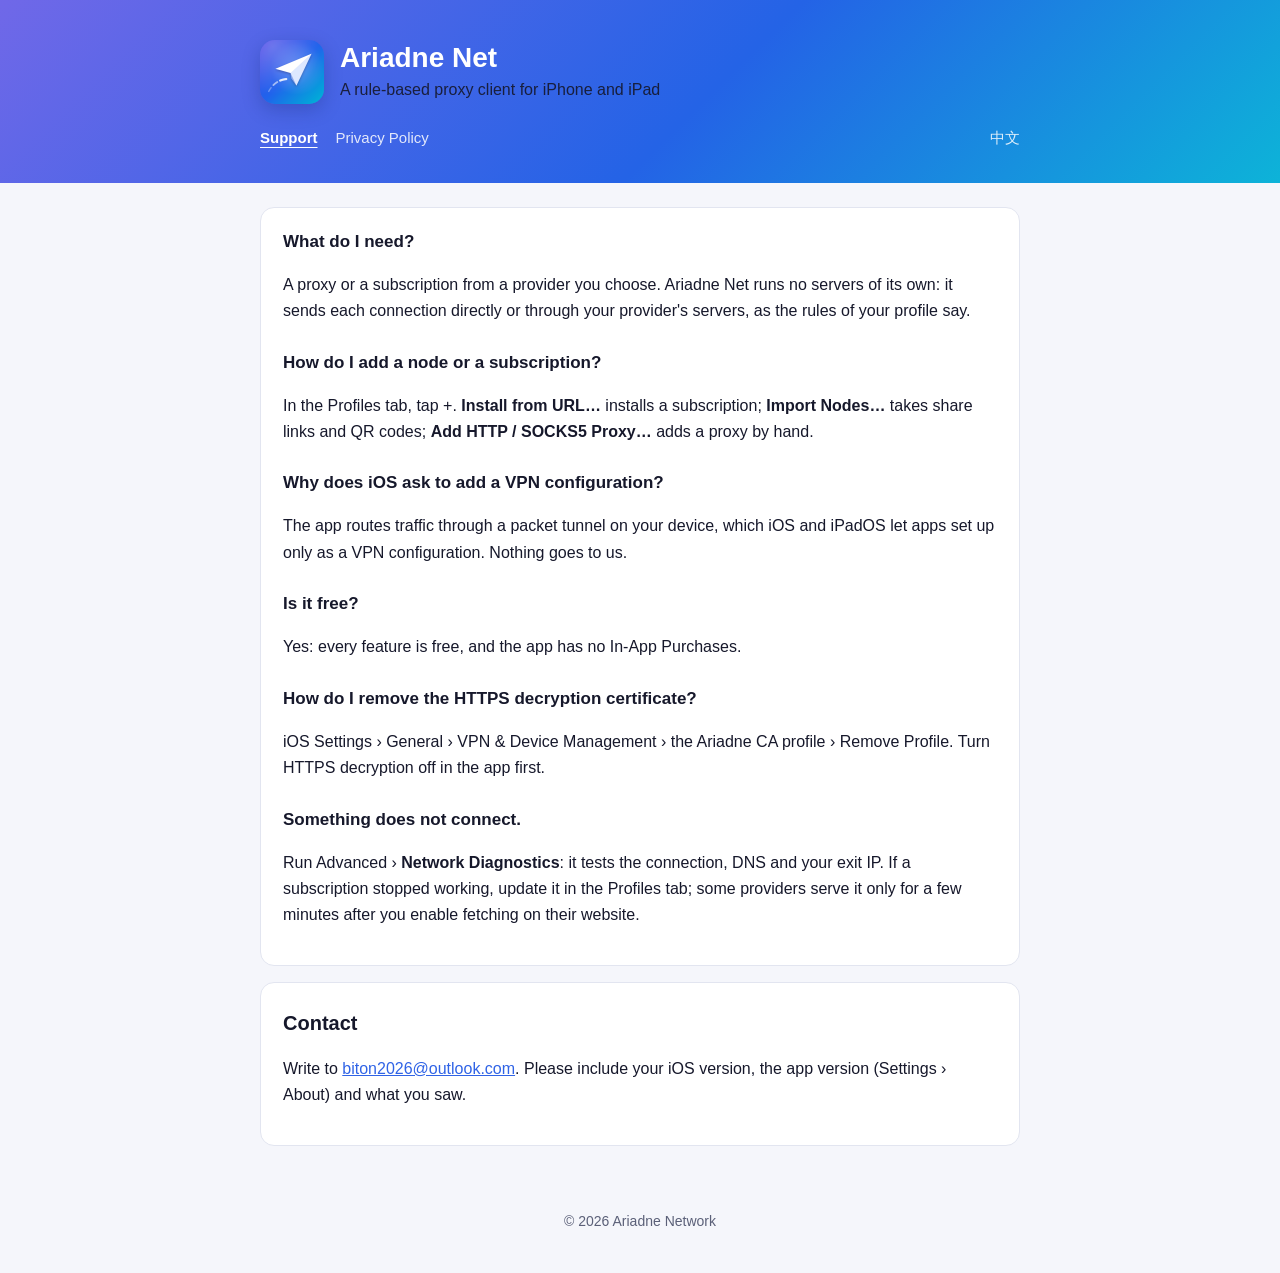
<file: index.html>
<!doctype html>
<html lang="en">
<head>
<meta charset="utf-8">
<meta name="viewport" content="width=device-width, initial-scale=1">
<title>Ariadne Net Support</title>
<meta name="description" content="Help and contact for Ariadne Net, a rule-based proxy client for iPhone and iPad.">
<link rel="icon" href="icon.png">
<link rel="stylesheet" href="style.css">
</head>
<body>
<header><div class="wrap">
  <div class="brand"><img src="icon.png" alt=""><div><h1>Ariadne Net</h1><p>A rule-based proxy client for iPhone and iPad</p></div></div>
  <nav><a href="" aria-current="page">Support</a><a href="privacy/">Privacy Policy</a><a class="lang" href="zh/">中文</a></nav>
</div></header>
<main><div class="wrap">
<section class="card">
<h3>What do I need?</h3>
<p>A proxy or a subscription from a provider you choose. Ariadne Net runs no servers of its own: it sends each connection directly or through your provider's servers, as the rules of your profile say.</p>
<h3>How do I add a node or a subscription?</h3>
<p>In the Profiles tab, tap +. <b>Install from URL…</b> installs a subscription; <b>Import Nodes…</b> takes share links and QR codes; <b>Add HTTP / SOCKS5 Proxy…</b> adds a proxy by hand.</p>
<h3>Why does iOS ask to add a VPN configuration?</h3>
<p>The app routes traffic through a packet tunnel on your device, which iOS and iPadOS let apps set up only as a VPN configuration. Nothing goes to us.</p>
<h3>Is it free?</h3>
<p>Yes: every feature is free, and the app has no In-App Purchases.</p>
<h3>How do I remove the HTTPS decryption certificate?</h3>
<p>iOS Settings › General › VPN &amp; Device Management › the Ariadne CA profile › Remove Profile. Turn HTTPS decryption off in the app first.</p>
<h3>Something does not connect.</h3>
<p>Run Advanced › <b>Network Diagnostics</b>: it tests the connection, DNS and your exit IP. If a subscription stopped working, update it in the Profiles tab; some providers serve it only for a few minutes after you enable fetching on their website.</p>
</section>
<section class="card">
<h2>Contact</h2>
<p>Write to <a href="mailto:biton2026@outlook.com">biton2026@outlook.com</a>. Please include your iOS version, the app version (Settings › About) and what you saw.</p>
</section>
</div></main>
<footer>© 2026 Ariadne Network</footer>
</body>
</html>
</file>
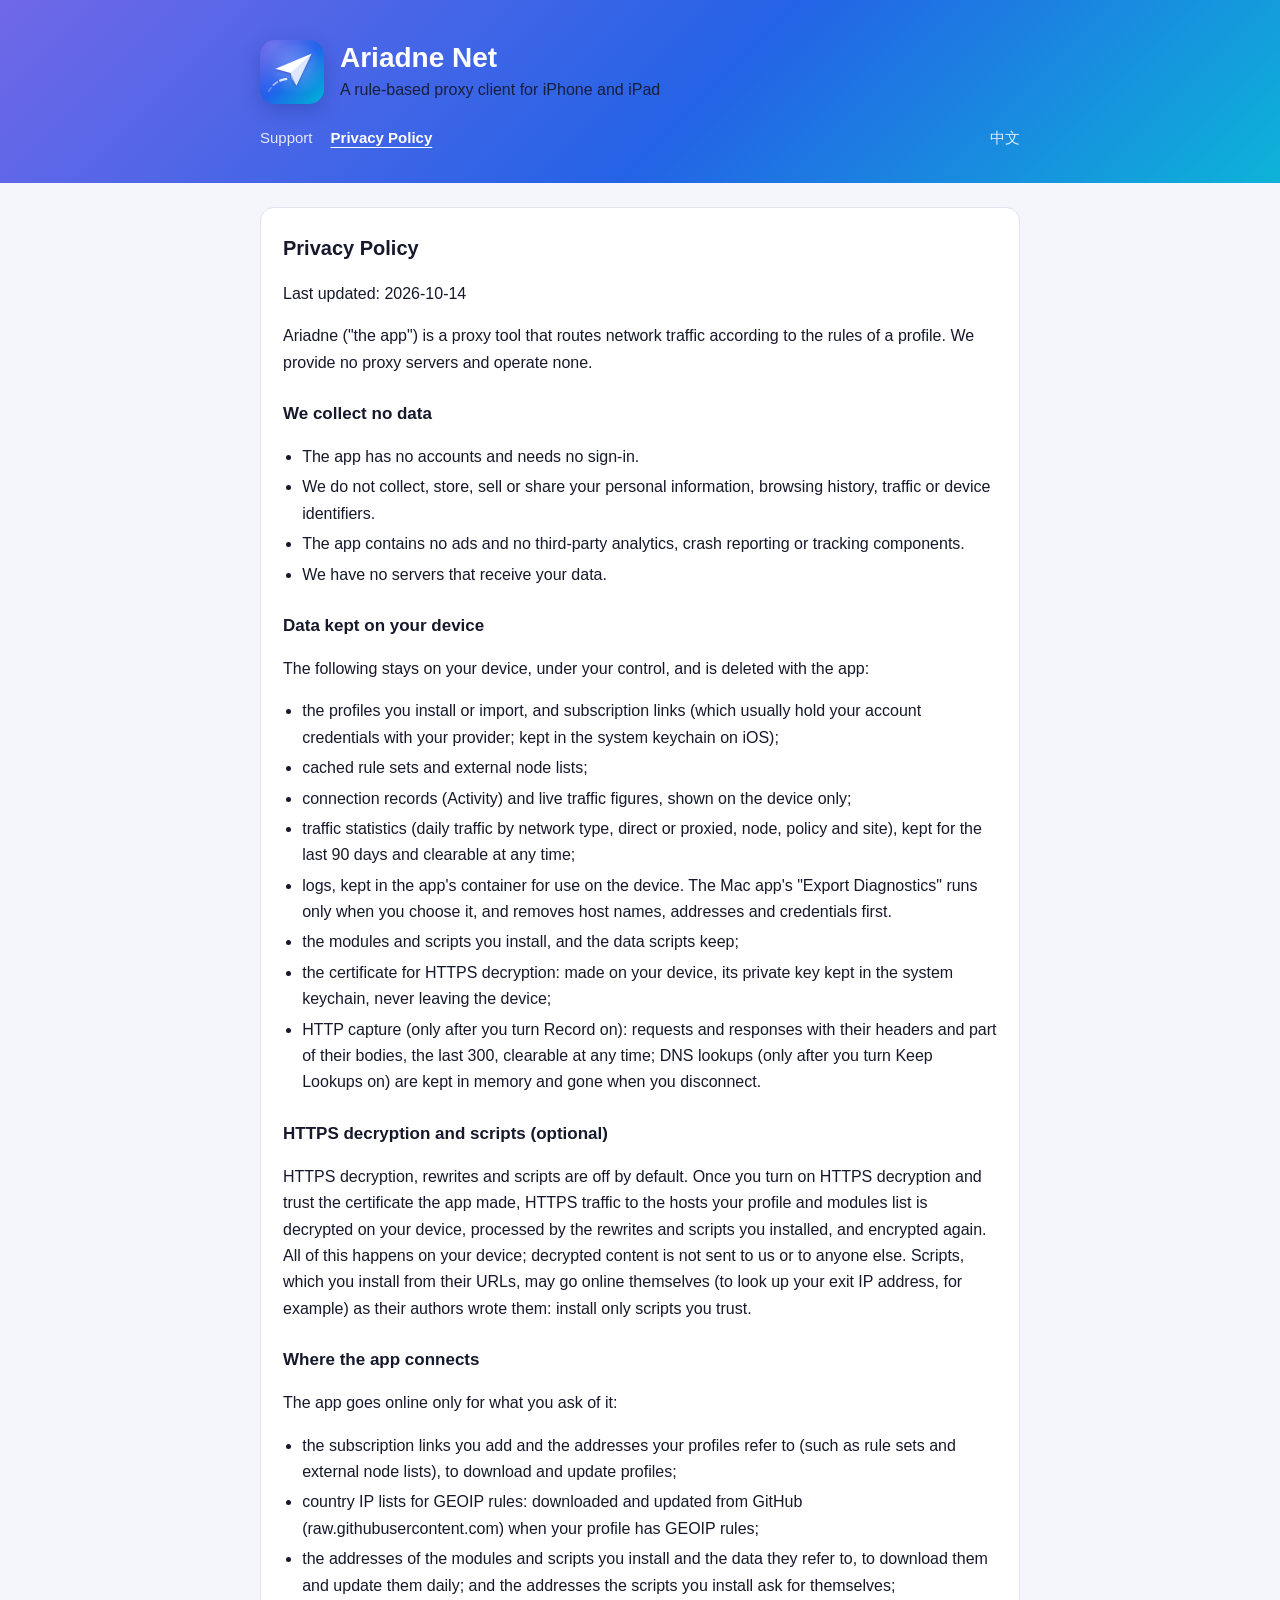
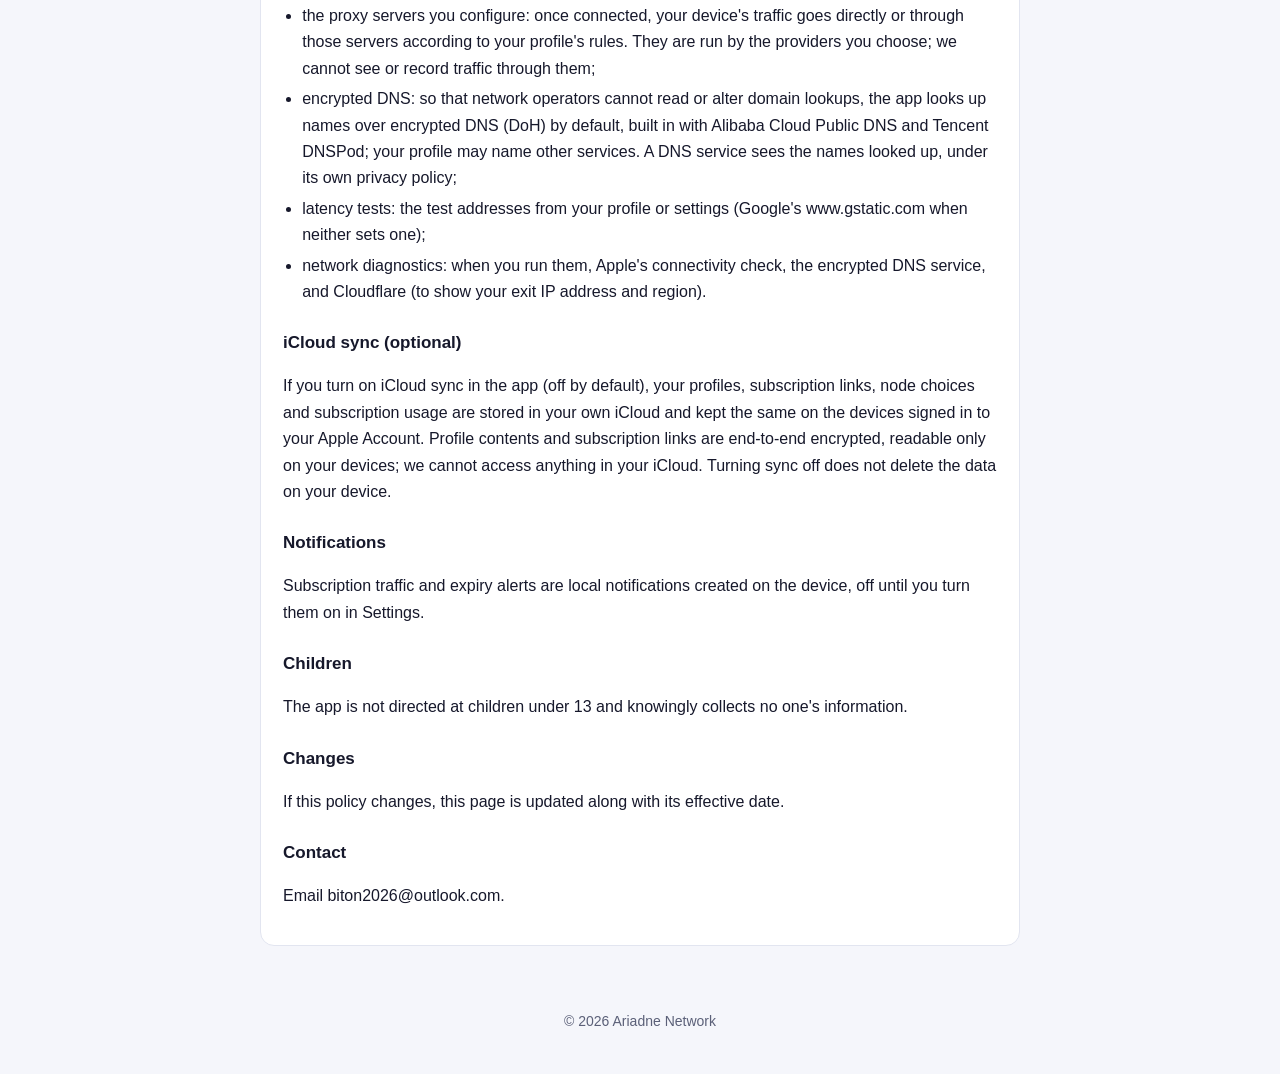
<file: privacy/index.html>
<!doctype html>
<html lang="en">
<head>
<meta charset="utf-8">
<meta name="viewport" content="width=device-width, initial-scale=1">
<title>Ariadne Net Privacy Policy</title>
<meta name="description" content="Ariadne Net collects no data. What stays on your device and where the app connects.">
<link rel="icon" href="../icon.png">
<link rel="stylesheet" href="../style.css">
</head>
<body>
<header><div class="wrap">
  <div class="brand"><img src="../icon.png" alt=""><div><h1>Ariadne Net</h1><p>A rule-based proxy client for iPhone and iPad</p></div></div>
  <nav><a href="../">Support</a><a href="../privacy/" aria-current="page">Privacy Policy</a><a class="lang" href="../zh/privacy/">中文</a></nav>
</div></header>
<main><div class="wrap">
<section class="card">
<h2>Privacy Policy</h2>
<p>Last updated: 2026-10-14</p>
<p>Ariadne (&quot;the app&quot;) is a proxy tool that routes network traffic according to the rules of a profile. We provide no proxy servers and operate none.</p>
<h3>We collect no data</h3>
<ul>
<li>The app has no accounts and needs no sign-in.</li>
<li>We do not collect, store, sell or share your personal information, browsing history, traffic or device identifiers.</li>
<li>The app contains no ads and no third-party analytics, crash reporting or tracking components.</li>
<li>We have no servers that receive your data.</li>
</ul>
<h3>Data kept on your device</h3>
<p>The following stays on your device, under your control, and is deleted with the app:</p>
<ul>
<li>the profiles you install or import, and subscription links (which usually hold your account credentials with your provider; kept in the system keychain on iOS);</li>
<li>cached rule sets and external node lists;</li>
<li>connection records (Activity) and live traffic figures, shown on the device only;</li>
<li>traffic statistics (daily traffic by network type, direct or proxied, node, policy and site), kept for the last 90 days and clearable at any time;</li>
<li>logs, kept in the app&#x27;s container for use on the device. The Mac app&#x27;s &quot;Export Diagnostics&quot; runs only when you choose it, and removes host names, addresses and credentials first.</li>
<li>the modules and scripts you install, and the data scripts keep;</li>
<li>the certificate for HTTPS decryption: made on your device, its private key kept in the system keychain, never leaving the device;</li>
<li>HTTP capture (only after you turn Record on): requests and responses with their headers and part of their bodies, the last 300, clearable at any time; DNS lookups (only after you turn Keep Lookups on) are kept in memory and gone when you disconnect.</li>
</ul>
<h3>HTTPS decryption and scripts (optional)</h3>
<p>HTTPS decryption, rewrites and scripts are off by default. Once you turn on HTTPS decryption and trust the certificate the app made, HTTPS traffic to the hosts your profile and modules list is decrypted on your device, processed by the rewrites and scripts you installed, and encrypted again. All of this happens on your device; decrypted content is not sent to us or to anyone else. Scripts, which you install from their URLs, may go online themselves (to look up your exit IP address, for example) as their authors wrote them: install only scripts you trust.</p>
<h3>Where the app connects</h3>
<p>The app goes online only for what you ask of it:</p>
<ul>
<li>the subscription links you add and the addresses your profiles refer to (such as rule sets and external node lists), to download and update profiles;</li>
<li>country IP lists for GEOIP rules: downloaded and updated from GitHub (raw.githubusercontent.com) when your profile has GEOIP rules;</li>
<li>the addresses of the modules and scripts you install and the data they refer to, to download them and update them daily; and the addresses the scripts you install ask for themselves;</li>
<li>the proxy servers you configure: once connected, your device&#x27;s traffic goes directly or through those servers according to your profile&#x27;s rules. They are run by the providers you choose; we cannot see or record traffic through them;</li>
<li>encrypted DNS: so that network operators cannot read or alter domain lookups, the app looks up names over encrypted DNS (DoH) by default, built in with Alibaba Cloud Public DNS and Tencent DNSPod; your profile may name other services. A DNS service sees the names looked up, under its own privacy policy;</li>
<li>latency tests: the test addresses from your profile or settings (Google&#x27;s www.gstatic.com when neither sets one);</li>
<li>network diagnostics: when you run them, Apple&#x27;s connectivity check, the encrypted DNS service, and Cloudflare (to show your exit IP address and region).</li>
</ul>
<h3>iCloud sync (optional)</h3>
<p>If you turn on iCloud sync in the app (off by default), your profiles, subscription links, node choices and subscription usage are stored in your own iCloud and kept the same on the devices signed in to your Apple Account. Profile contents and subscription links are end-to-end encrypted, readable only on your devices; we cannot access anything in your iCloud. Turning sync off does not delete the data on your device.</p>
<h3>Notifications</h3>
<p>Subscription traffic and expiry alerts are local notifications created on the device, off until you turn them on in Settings.</p>
<h3>Children</h3>
<p>The app is not directed at children under 13 and knowingly collects no one&#x27;s information.</p>
<h3>Changes</h3>
<p>If this policy changes, this page is updated along with its effective date.</p>
<h3>Contact</h3>
<p>Email biton2026@outlook.com.</p>
</section>
</div></main>
<footer>© 2026 Ariadne Network</footer>
</body>
</html>
</file>
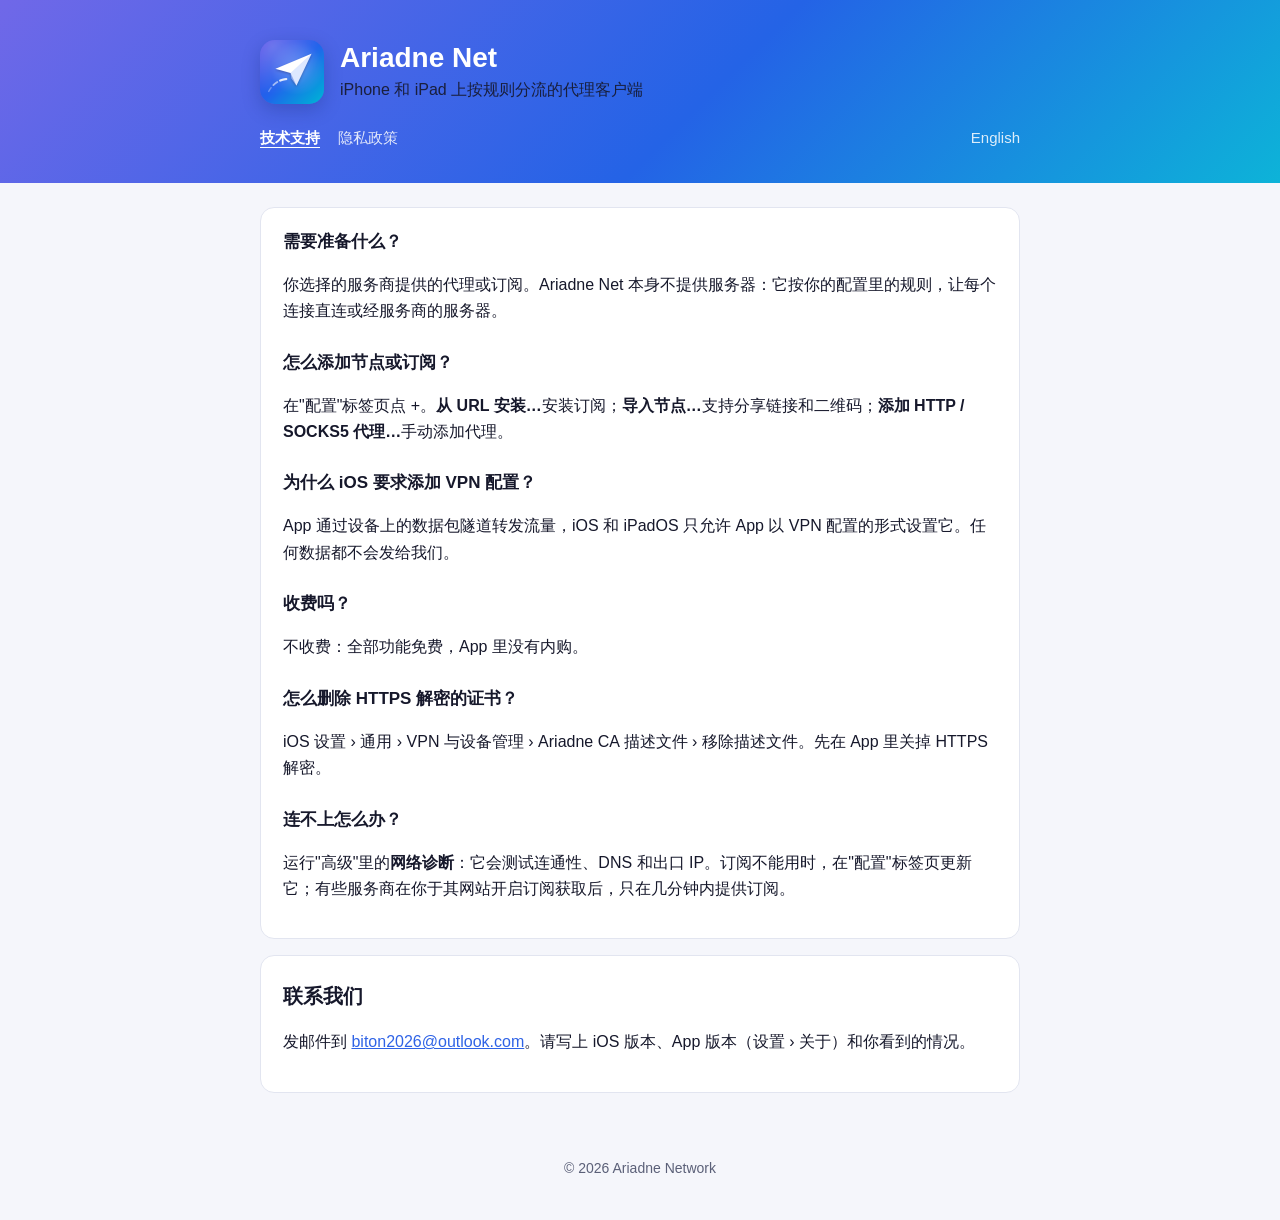
<file: zh/index.html>
<!doctype html>
<html lang="zh-Hans">
<head>
<meta charset="utf-8">
<meta name="viewport" content="width=device-width, initial-scale=1">
<title>Ariadne Net 技术支持</title>
<meta name="description" content="Ariadne Net（iPhone 和 iPad 上按规则分流的代理客户端）的帮助和联系方式。">
<link rel="icon" href="../icon.png">
<link rel="stylesheet" href="../style.css">
</head>
<body>
<header><div class="wrap">
  <div class="brand"><img src="../icon.png" alt=""><div><h1>Ariadne Net</h1><p>iPhone 和 iPad 上按规则分流的代理客户端</p></div></div>
  <nav><a href="../zh/" aria-current="page">技术支持</a><a href="../zh/privacy/">隐私政策</a><a class="lang" href="../">English</a></nav>
</div></header>
<main><div class="wrap">
<section class="card">
<h3>需要准备什么？</h3>
<p>你选择的服务商提供的代理或订阅。Ariadne Net 本身不提供服务器：它按你的配置里的规则，让每个连接直连或经服务商的服务器。</p>
<h3>怎么添加节点或订阅？</h3>
<p>在"配置"标签页点 +。<b>从 URL 安装…</b>安装订阅；<b>导入节点…</b>支持分享链接和二维码；<b>添加 HTTP / SOCKS5 代理…</b>手动添加代理。</p>
<h3>为什么 iOS 要求添加 VPN 配置？</h3>
<p>App 通过设备上的数据包隧道转发流量，iOS 和 iPadOS 只允许 App 以 VPN 配置的形式设置它。任何数据都不会发给我们。</p>
<h3>收费吗？</h3>
<p>不收费：全部功能免费，App 里没有内购。</p>
<h3>怎么删除 HTTPS 解密的证书？</h3>
<p>iOS 设置 › 通用 › VPN 与设备管理 › Ariadne CA 描述文件 › 移除描述文件。先在 App 里关掉 HTTPS 解密。</p>
<h3>连不上怎么办？</h3>
<p>运行"高级"里的<b>网络诊断</b>：它会测试连通性、DNS 和出口 IP。订阅不能用时，在"配置"标签页更新它；有些服务商在你于其网站开启订阅获取后，只在几分钟内提供订阅。</p>
</section>
<section class="card">
<h2>联系我们</h2>
<p>发邮件到 <a href="mailto:biton2026@outlook.com">biton2026@outlook.com</a>。请写上 iOS 版本、App 版本（设置 › 关于）和你看到的情况。</p>
</section>
</div></main>
<footer>© 2026 Ariadne Network</footer>
</body>
</html>
</file>
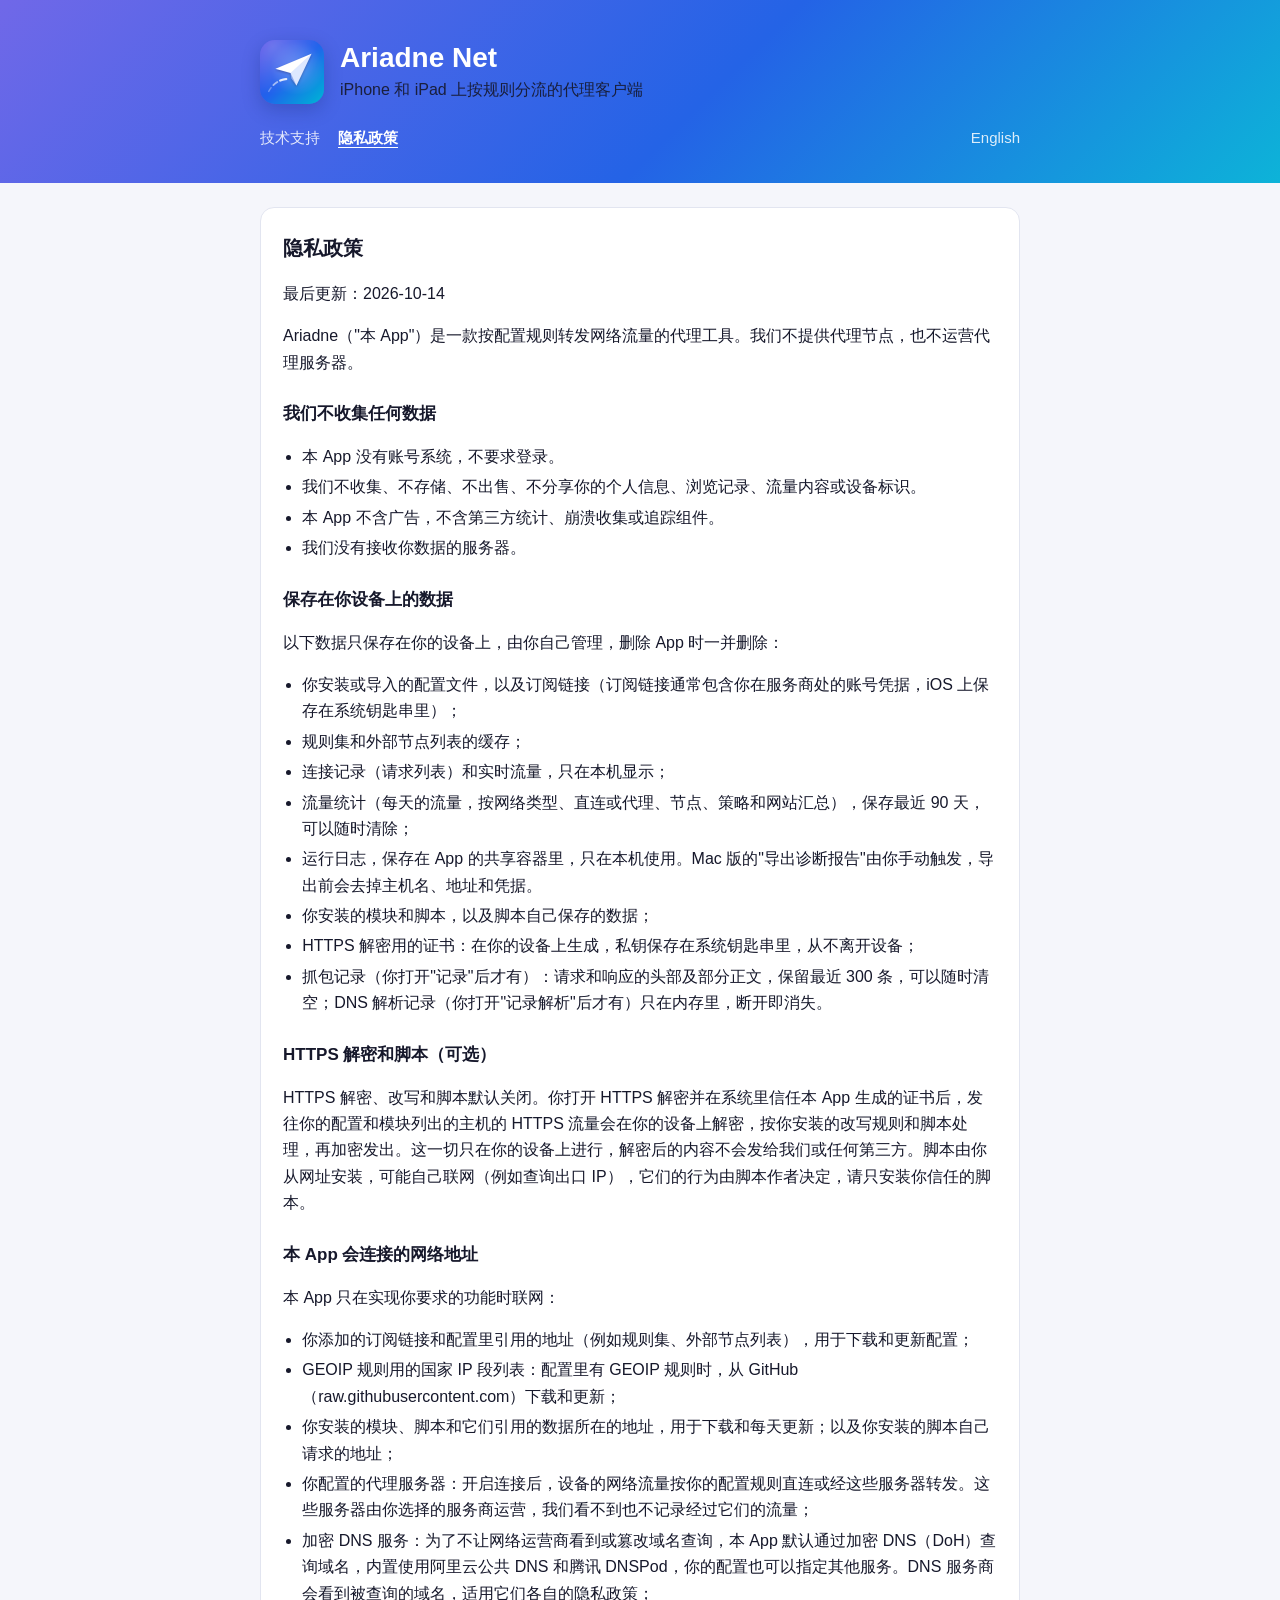
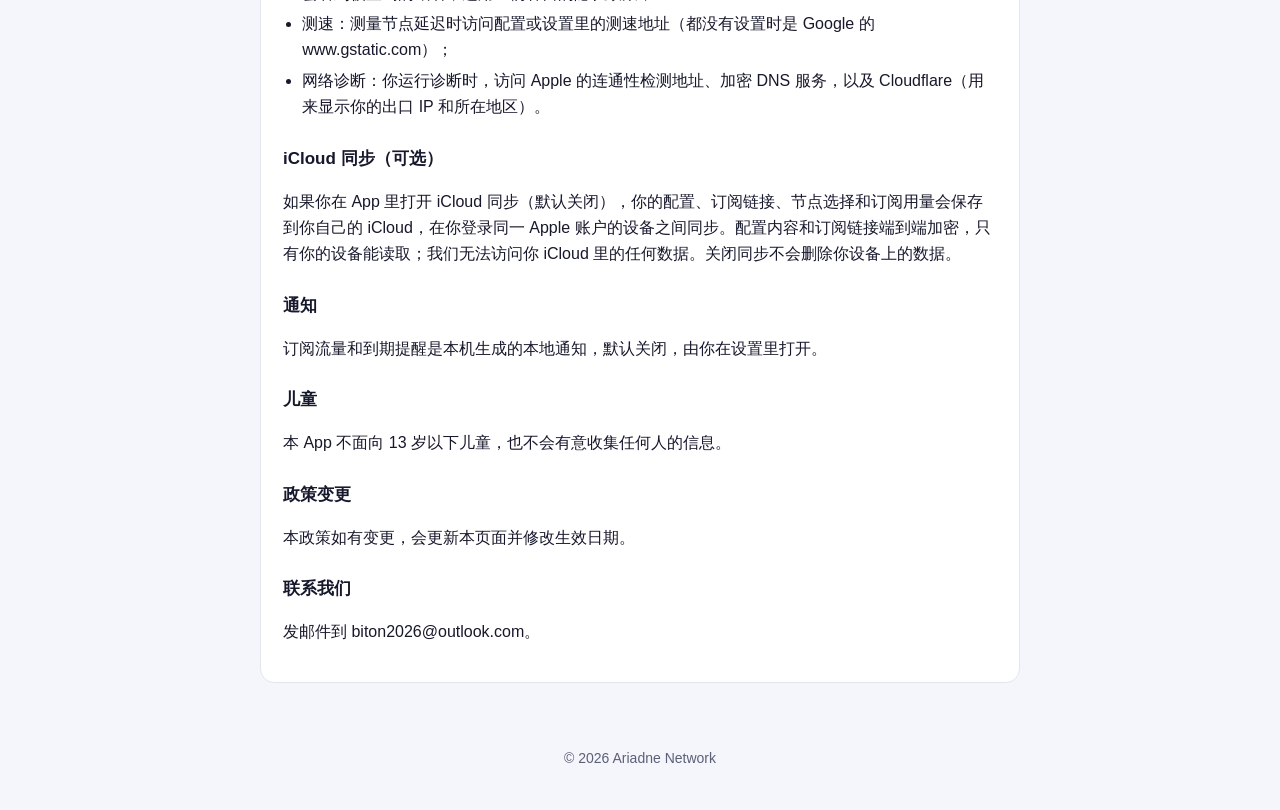
<file: zh/privacy/index.html>
<!doctype html>
<html lang="zh-Hans">
<head>
<meta charset="utf-8">
<meta name="viewport" content="width=device-width, initial-scale=1">
<title>Ariadne Net 隐私政策</title>
<meta name="description" content="Ariadne Net 不收集任何数据。哪些数据留在你的设备上，App 会连接哪些地址。">
<link rel="icon" href="../../icon.png">
<link rel="stylesheet" href="../../style.css">
</head>
<body>
<header><div class="wrap">
  <div class="brand"><img src="../../icon.png" alt=""><div><h1>Ariadne Net</h1><p>iPhone 和 iPad 上按规则分流的代理客户端</p></div></div>
  <nav><a href="../../zh/">技术支持</a><a href="../../zh/privacy/" aria-current="page">隐私政策</a><a class="lang" href="../../privacy/">English</a></nav>
</div></header>
<main><div class="wrap">
<section class="card">
<h2>隐私政策</h2>
<p>最后更新：2026-10-14</p>
<p>Ariadne（&quot;本 App&quot;）是一款按配置规则转发网络流量的代理工具。我们不提供代理节点，也不运营代理服务器。</p>
<h3>我们不收集任何数据</h3>
<ul>
<li>本 App 没有账号系统，不要求登录。</li>
<li>我们不收集、不存储、不出售、不分享你的个人信息、浏览记录、流量内容或设备标识。</li>
<li>本 App 不含广告，不含第三方统计、崩溃收集或追踪组件。</li>
<li>我们没有接收你数据的服务器。</li>
</ul>
<h3>保存在你设备上的数据</h3>
<p>以下数据只保存在你的设备上，由你自己管理，删除 App 时一并删除：</p>
<ul>
<li>你安装或导入的配置文件，以及订阅链接（订阅链接通常包含你在服务商处的账号凭据，iOS 上保存在系统钥匙串里）；</li>
<li>规则集和外部节点列表的缓存；</li>
<li>连接记录（请求列表）和实时流量，只在本机显示；</li>
<li>流量统计（每天的流量，按网络类型、直连或代理、节点、策略和网站汇总），保存最近 90 天，可以随时清除；</li>
<li>运行日志，保存在 App 的共享容器里，只在本机使用。Mac 版的&quot;导出诊断报告&quot;由你手动触发，导出前会去掉主机名、地址和凭据。</li>
<li>你安装的模块和脚本，以及脚本自己保存的数据；</li>
<li>HTTPS 解密用的证书：在你的设备上生成，私钥保存在系统钥匙串里，从不离开设备；</li>
<li>抓包记录（你打开&quot;记录&quot;后才有）：请求和响应的头部及部分正文，保留最近 300 条，可以随时清空；DNS 解析记录（你打开&quot;记录解析&quot;后才有）只在内存里，断开即消失。</li>
</ul>
<h3>HTTPS 解密和脚本（可选）</h3>
<p>HTTPS 解密、改写和脚本默认关闭。你打开 HTTPS 解密并在系统里信任本 App 生成的证书后，发往你的配置和模块列出的主机的 HTTPS 流量会在你的设备上解密，按你安装的改写规则和脚本处理，再加密发出。这一切只在你的设备上进行，解密后的内容不会发给我们或任何第三方。脚本由你从网址安装，可能自己联网（例如查询出口 IP），它们的行为由脚本作者决定，请只安装你信任的脚本。</p>
<h3>本 App 会连接的网络地址</h3>
<p>本 App 只在实现你要求的功能时联网：</p>
<ul>
<li>你添加的订阅链接和配置里引用的地址（例如规则集、外部节点列表），用于下载和更新配置；</li>
<li>GEOIP 规则用的国家 IP 段列表：配置里有 GEOIP 规则时，从 GitHub（raw.githubusercontent.com）下载和更新；</li>
<li>你安装的模块、脚本和它们引用的数据所在的地址，用于下载和每天更新；以及你安装的脚本自己请求的地址；</li>
<li>你配置的代理服务器：开启连接后，设备的网络流量按你的配置规则直连或经这些服务器转发。这些服务器由你选择的服务商运营，我们看不到也不记录经过它们的流量；</li>
<li>加密 DNS 服务：为了不让网络运营商看到或篡改域名查询，本 App 默认通过加密 DNS（DoH）查询域名，内置使用阿里云公共 DNS 和腾讯 DNSPod，你的配置也可以指定其他服务。DNS 服务商会看到被查询的域名，适用它们各自的隐私政策；</li>
<li>测速：测量节点延迟时访问配置或设置里的测速地址（都没有设置时是 Google 的 www.gstatic.com）；</li>
<li>网络诊断：你运行诊断时，访问 Apple 的连通性检测地址、加密 DNS 服务，以及 Cloudflare（用来显示你的出口 IP 和所在地区）。</li>
</ul>
<h3>iCloud 同步（可选）</h3>
<p>如果你在 App 里打开 iCloud 同步（默认关闭），你的配置、订阅链接、节点选择和订阅用量会保存到你自己的 iCloud，在你登录同一 Apple 账户的设备之间同步。配置内容和订阅链接端到端加密，只有你的设备能读取；我们无法访问你 iCloud 里的任何数据。关闭同步不会删除你设备上的数据。</p>
<h3>通知</h3>
<p>订阅流量和到期提醒是本机生成的本地通知，默认关闭，由你在设置里打开。</p>
<h3>儿童</h3>
<p>本 App 不面向 13 岁以下儿童，也不会有意收集任何人的信息。</p>
<h3>政策变更</h3>
<p>本政策如有变更，会更新本页面并修改生效日期。</p>
<h3>联系我们</h3>
<p>发邮件到 biton2026@outlook.com。</p>
</section>
</div></main>
<footer>© 2026 Ariadne Network</footer>
</body>
</html>
</file>
<file: style.css>
:root {
  --bg: #f5f6fb; --card: #ffffff; --text: #16182b; --muted: #5b6078;
  --accent: #2f63e6; --line: #e2e5f0;
  --hero: linear-gradient(135deg, #7068e8 0%, #2463e6 55%, #0db3d8 100%);
}
@media (prefers-color-scheme: dark) {
  :root:not([data-theme="light"]) {
    --bg: #0f1120; --card: #181b2e; --text: #eceefa; --muted: #a2a7c2;
    --accent: #7da2ff; --line: #2a2e47;
  }
}
:root[data-theme="dark"] {
  --bg: #0f1120; --card: #181b2e; --text: #eceefa; --muted: #a2a7c2;
  --accent: #7da2ff; --line: #2a2e47;
}
* { box-sizing: border-box; }
body {
  margin: 0; background: var(--bg); color: var(--text);
  font: 16px/1.65 -apple-system, BlinkMacSystemFont, "SF Pro Text", "PingFang SC", "Hiragino Sans GB", "Helvetica Neue", Arial, sans-serif;
  -webkit-text-size-adjust: 100%;
}
a { color: var(--accent); }
header { background: var(--hero); color: #fff; padding: 40px 16px 32px; }
.wrap { max-width: 760px; margin: 0 auto; }
.brand { display: flex; align-items: center; gap: 16px; }
.brand img { width: 64px; height: 64px; border-radius: 15px; box-shadow: 0 6px 18px rgba(10, 30, 100, .25); }
.brand h1 { margin: 0; font-size: 28px; line-height: 1.2; }
.brand p { margin: 2px 0 0; opacity: .9; }
nav { display: flex; gap: 18px; flex-wrap: wrap; margin-top: 22px; font-size: 15px; }
nav a { color: #fff; text-decoration: none; opacity: .85; }
nav a[aria-current="page"] { opacity: 1; font-weight: 600; text-decoration: underline; text-underline-offset: 4px; }
nav .lang { margin-left: auto; }
main { padding: 24px 16px 48px; }
.card { background: var(--card); border: 1px solid var(--line); border-radius: 14px; padding: 20px 22px; margin-bottom: 16px; }
h2 { font-size: 20px; margin: 4px 0 12px; }
h3 { font-size: 17px; margin: 24px 0 6px; }
.card h3:first-child { margin-top: 0; }
p, li { color: var(--text); }
.muted { color: var(--muted); }
ul { padding-left: 1.2em; }
li { margin: 4px 0; }
footer { color: var(--muted); font-size: 14px; text-align: center; padding: 0 16px 40px; }
</file>
